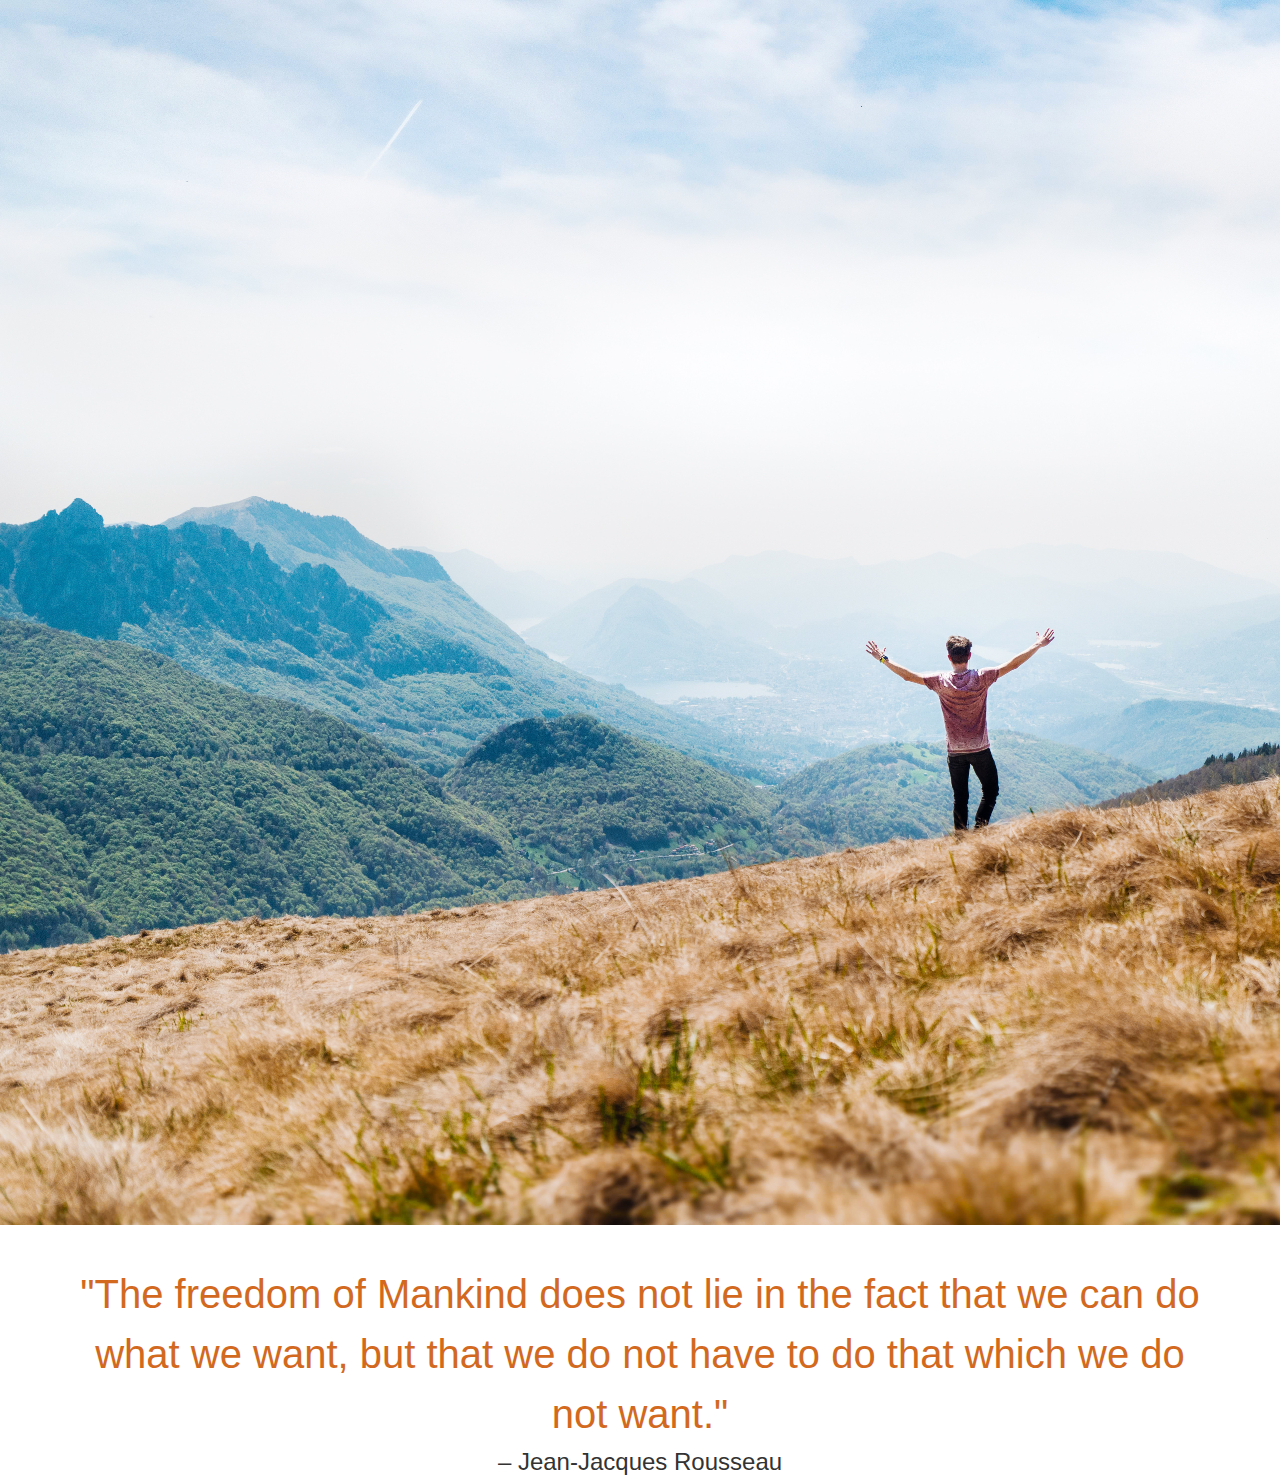
<file: index.html>
<!DOCTYPE html>
<html>
<head>
  <meta charset="utf-8">
  
  <title>FREEDOM</title>
  
  <meta name="viewport" content="width=device-width, initial-scale=1">
  <link rel="stylesheet" type="text/css" href="main.css">
  
</head>
<body>
  
  <img src="assets/freedom.jpg" alt="freedoms">
  
  <div class="wrapper">
    <p class="quote">"The freedom of Mankind does not lie in the fact that we can do what we want, but that we do not have to do that which we do not want."</p>
    <p class="author"><small>– Jean-Jacques Rousseau</small></p>
  </div>

</body>
</html>
</file>
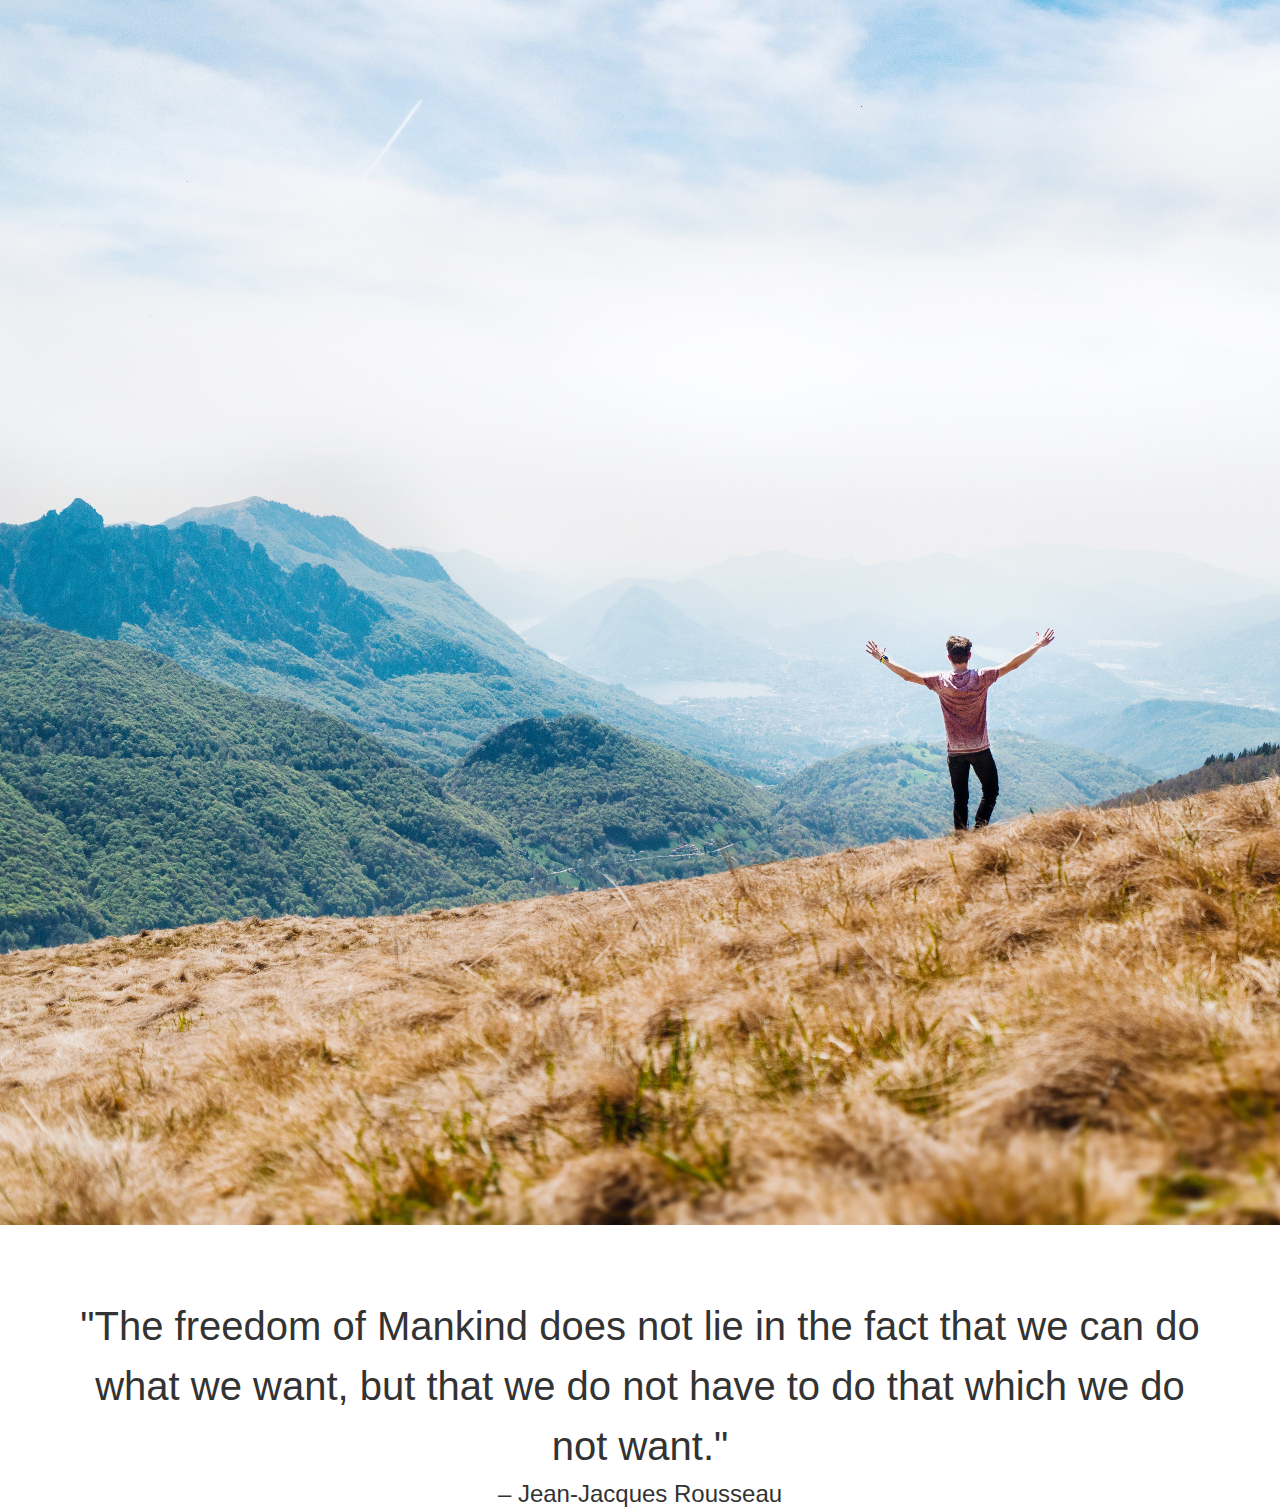
<file: simple.html>
<!DOCTYPE html>
<html>
<head>
  <meta charset="utf-8">
  
  <title>FREEDOM</title>
  
  <meta name="viewport" content="width=device-width, initial-scale=1">
  <link rel="stylesheet" type="text/css" href="simple.css">
  
</head>
<body>
  
  <img src="assets/freedom.jpg" alt="freedoms">
  
  <div class="wrapper">
    <p class="quote">"The freedom of Mankind does not lie in the fact that we can do what we want, but that we do not have to do that which we do not want."</p>
    <p class="author"><small>– Jean-Jacques Rousseau</small></p>
  </div>

</body>
</html>
</file>
<file: main.css>
/* ==== A SIMPLE CSS RESET FROM ERIC MEYER ==== */

html, body, div, span, applet, object, iframe,
h1, h2, h3, h4, h5, h6, p, blockquote, pre,
a, abbr, acronym, address, big, cite, code,
del, dfn, em, img, ins, kbd, q, s, samp,
small, strike, strong, sub, sup, tt, var,
b, u, i, center,
dl, dt, dd, ol, ul, li,
fieldset, form, label, legend,
table, caption, tbody, tfoot, thead, tr, th, td,
article, aside, canvas, details, embed,
figure, figcaption, footer, header, hgroup,
menu, nav, output, ruby, section, summary,
time, mark, audio, video {
	margin: 0;
	padding: 0;
	border: 0;
	font-size: 100%;
	font: inherit;
	vertical-align: baseline;
}
/* HTML5 display-role reset for older browsers */
article, aside, details, figcaption, figure,
footer, header, hgroup, menu, nav, section

html,
body {
  margin: 0;
  padding: 0;
  font-size: 100%;
  line-height: 1.5;
}

body {
  width: 100%;
  height: 100vh;
  background: url('assets/freedom.jpg') no-repeat center;
  background-size: cover;
  color: #333;
}

.wrapper {
  padding-top: 2rem;
  width: 90%;
  margin: 0 auto;
  text-align: center;
}

.quote {
  font-family: sans-serif;
  font-size: 2.5rem;
  color: chocolate
}

.author {
  font-family: sans-serif;
  font-size: 1.5rem;
  font-style: normal;
}
</file>
<file: simple.css>
/* ==== A SIMPLE CSS RESET FROM ERIC MEYER ==== */

html, body, div, span, applet, object, iframe,
h1, h2, h3, h4, h5, h6, p, blockquote, pre,
a, abbr, acronym, address, big, cite, code,
del, dfn, em, img, ins, kbd, q, s, samp,
small, strike, strong, sub, sup, tt, var,
b, u, i, center,
dl, dt, dd, ol, ul, li,
fieldset, form, label, legend,
table, caption, tbody, tfoot, thead, tr, th, td,
article, aside, canvas, details, embed,
figure, figcaption, footer, header, hgroup,
menu, nav, output, ruby, section, summary,
time, mark, audio, video {
	margin: 0;
	padding: 0;
	border: 0;
	font-size: 100%;
	font: inherit;
	vertical-align: baseline;
}
/* HTML5 display-role reset for older browsers */
article, aside, details, figcaption, figure,
footer, header, hgroup, menu, nav, section

html,
body {
  margin: 0;
  padding: 0;
  font-size: 100%;
  line-height: 1.5;
}

body {
  width: 100%;
  height: 100vh;
  background: url('assets/freedom.jpg') no-repeat center;
  background-size: cover;
  color: #333;
}

.wrapper {
  padding-top: 4rem;
  width: 90%;
  margin: 0 auto;
  text-align: center;
}

.quote {
  font-family: sans-serif;
  font-size: 2.5rem; 
}

.author {
  font-family: sans-serif;
  font-size: 1.5rem;
  font-style: normal;
}
</file>
